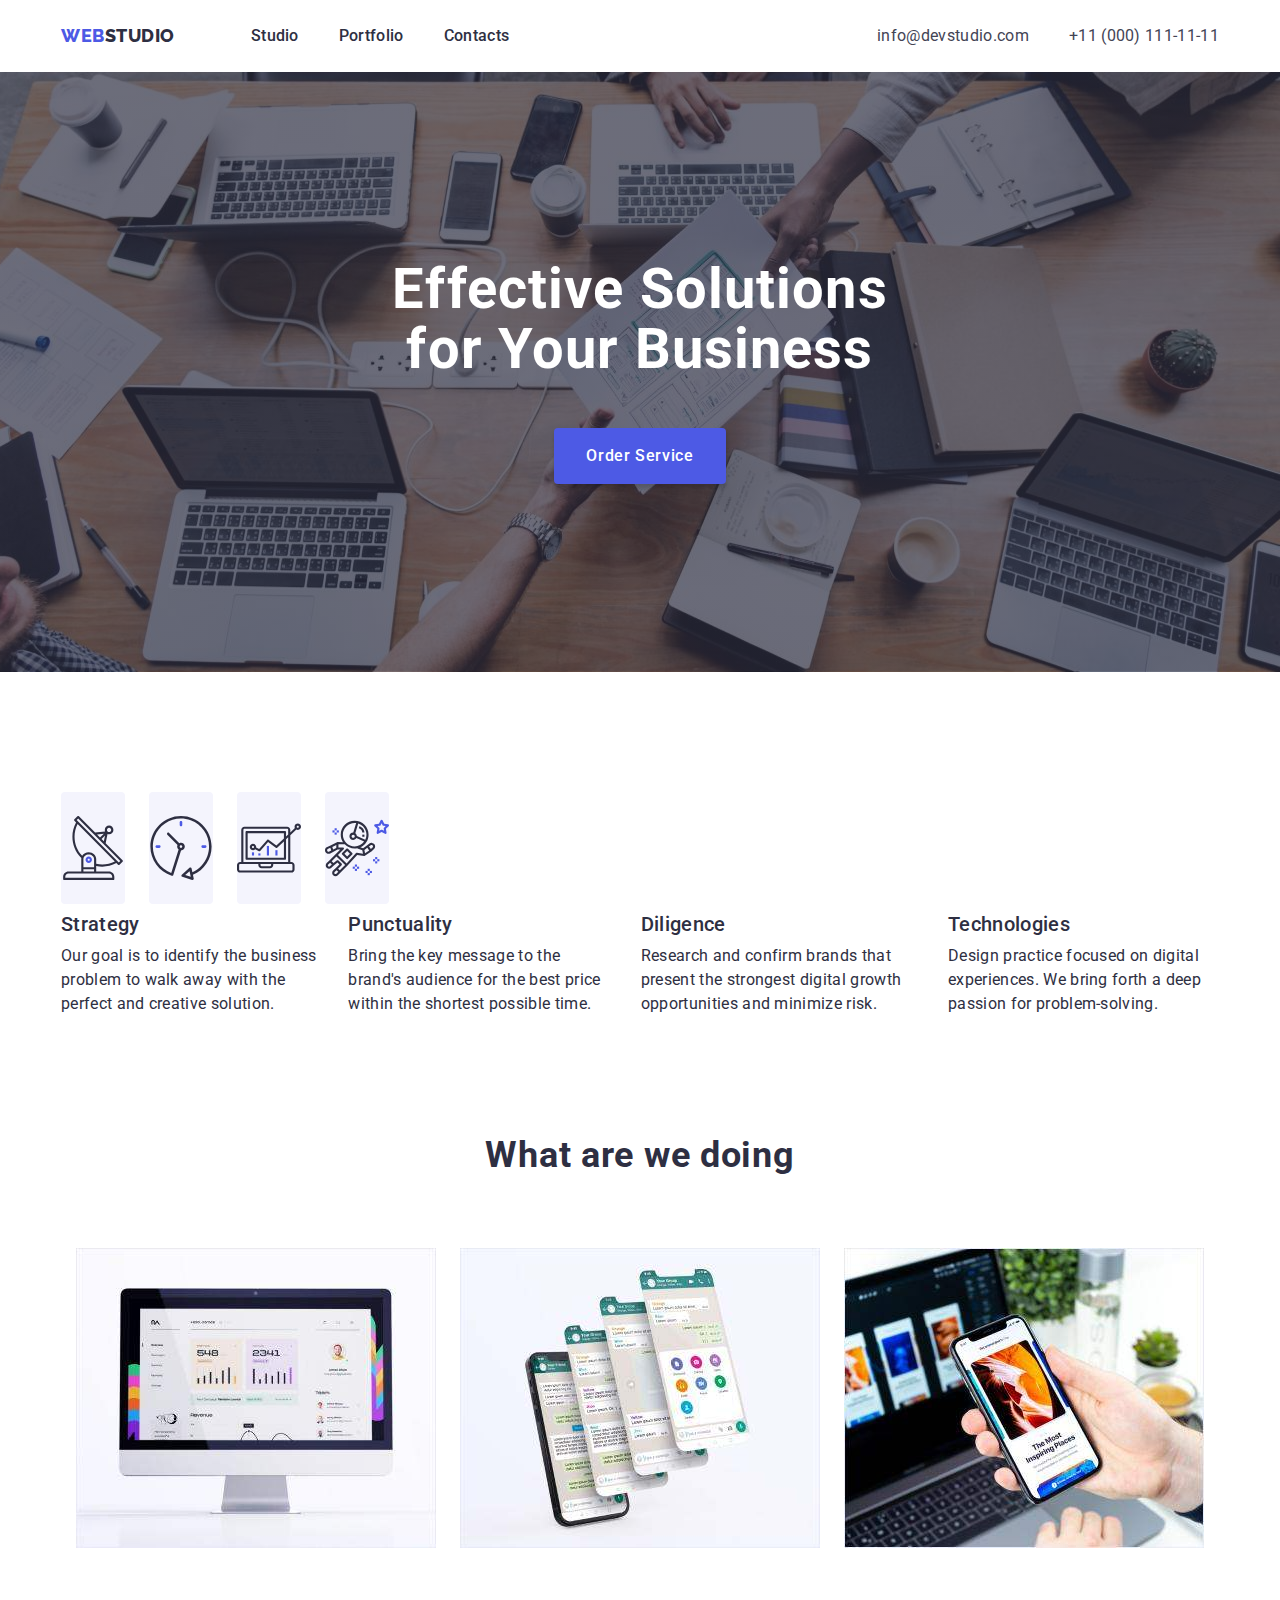
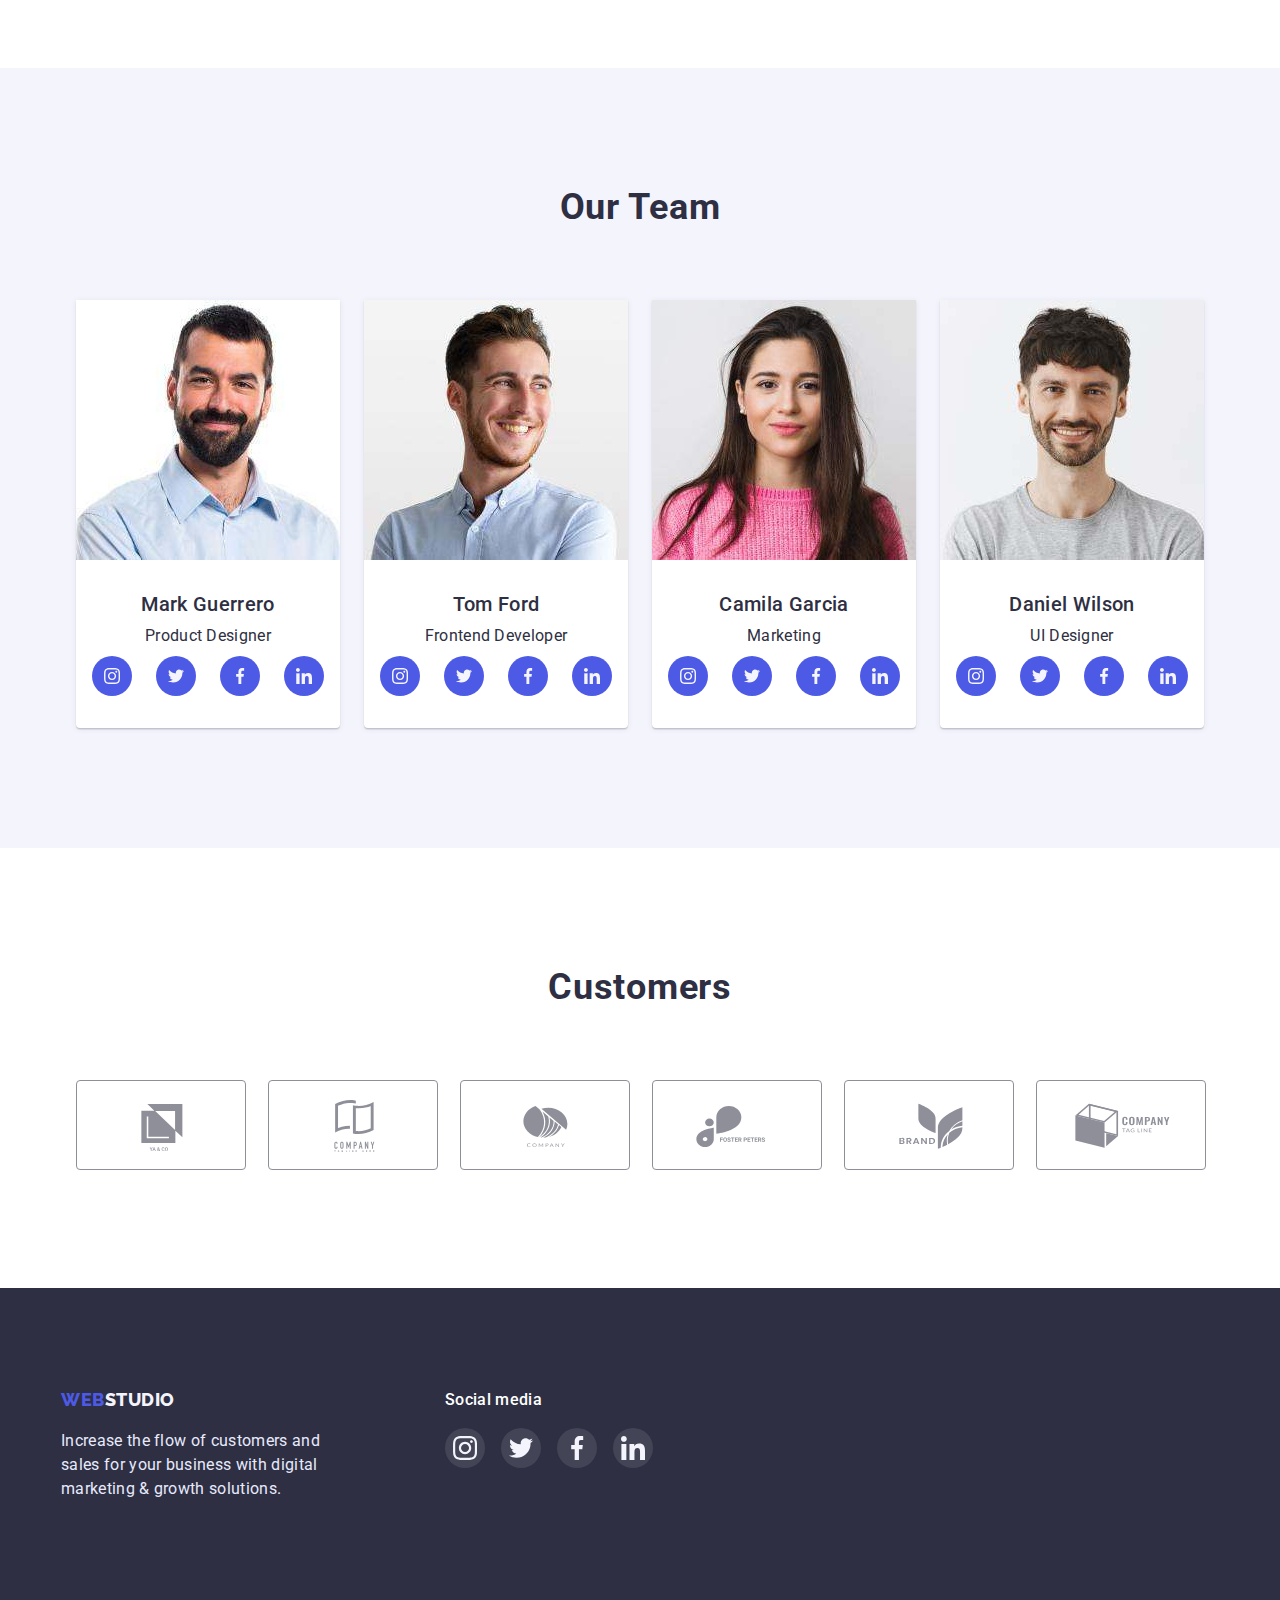
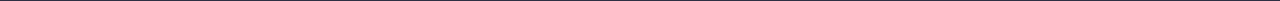
<file: index.html>
<!DOCTYPE html>
<html lang="en">
  <head>
    <meta charset="UTF-8" />
    <meta http-equiv="X-UA-Compatible" content="IE=edge" />
    <meta name="viewport" content="width=device-width, initial-scale=1.0" />
    <title>webstudio</title>
    <!--Fonts-->
    <link rel="preconnect" href="https://fonts.googleapis.com" />
    <link rel="preconnect" href="https://fonts.gstatic.com" crossorigin />
    <link rel="preconnect" href="https://fonts.googleapis.com" />
    <link rel="preconnect" href="https://fonts.gstatic.com" crossorigin />
    <link
      href="https://fonts.googleapis.com/css2?family=Raleway:wght@800&family=Roboto:wght@400;500;700;900&display=swap"
      rel="stylesheet"
    />
    <!--Styles-->
    <link
      rel="stylesheet"
      href="https://cdnjs.cloudflare.com/ajax/libs/modern-normalize/1.1.0/modern-normalize.min.css"
      integrity="sha512-wpPYUAdjBVSE4KJnH1VR1HeZfpl1ub8YT/NKx4PuQ5NmX2tKuGu6U/JRp5y+Y8XG2tV+wKQpNHVUX03MfMFn9Q=="
      crossorigin="anonymous"
      referrerpolicy="no-referrer"
    />
    <link rel="stylesheet" href="./css/styles.css" />
  </head>
  <body>
    <header class="header">
      <div class="container-header container">
        <nav class="header-nav">
          <a class="logo logo-header" href="./index.html">
            <span class="color-web">WEB</span>STUDIO</a
          >
          <ul class="links-list">
            <li class="link-item">
              <a class="header-links" href="./index.html">Studio</a>
            </li>
            <li class="link-item">
              <a class="header-links" href="./portfolio.html">Portfolio</a>
            </li>
            <li class="link-item">
              <a class="header-links" href="">Contacts</a>
            </li>
          </ul>
        </nav>
        <address class="address">
          <ul class="menu-address">
            <li class="mail">
              <a class="contacts" href="mailto:info@devstudio.com"
                >info@devstudio.com</a
              >
            </li>
            <li class="tel">
              <a class="contacts" href="tel:+110001111111"
                >+11 (000) 111-11-11</a
              >
            </li>
          </ul>
        </address>
      </div>
    </header>

    <main>
      <!--банер-->
      <section class="section-hero section">
        <div class="container">
          <h1 class="hero-title">Effective Solutions for Your Business</h1>
          <button class="main-button" type="button">Order Service</button>
        </div>
      </section>
      <!--преимущества-->
      <section class="section-advantages section">
        <div class="container">
          <h2 hidden>характерная черта</h2>
          <ul class="advantages-icons-list">
            <li class="advantages-icons-item">
              <a class="advantages-link" href="#">
                <svg class="advantages-icon">
                  <use href="./images/icons.svg#icon-antenna"></use>
                </svg>
              </a>
            </li>
            <li class="advantages-icons-item">
              <a class="advantages-link" href="#">
                <svg class="advantages-icon">
                  <use href="./images/icons.svg#icon-clock"></use>
                </svg>
              </a>
            </li>
            <li class="advantages-icons-item">
              <a class="advantages-link" href="#"
                ><svg class="advantages-icon">
                  <use href="./images/icons.svg#icon-diagram"></use>
                </svg>
              </a>
            </li>
            <li class="advantages-icons-item">
              <a class="advantages-link" href="#">
                <svg class="advantages-icon">
                  <use href="./images/icons.svg#icon-astronaut"></use>
                </svg>
              </a>
            </li>
          </ul>
          <ul class="list">
            <li class="list-general list-advantages">
              <h3 class="second-hero-text">Strategy</h3>
              <p class="text">
                Our goal is to identify the business problem to walk away with
                the perfect and creative solution.
              </p>
            </li>
            <li class="list-general list-advantages">
              <h3 class="second-hero-text">Punctuality</h3>
              <p class="text">
                Bring the key message to the brand's audience for the best price
                within the shortest possible time.
              </p>
            </li>
            <li class="list-general list-advantages">
              <h3 class="second-hero-text">Diligence</h3>
              <p class="text">
                Research and confirm brands that present the strongest digital
                growth opportunities and minimize risk.
              </p>
            </li>
            <li class="list-general list-advantages">
              <h3 class="second-hero-text">Technologies</h3>
              <p class="text">
                Design practice focused on digital experiences. We bring forth a
                deep passion for problem-solving.
              </p>
            </li>
          </ul>
        </div>
      </section>
      <!--что мы делаем-->
      <section class="section-we-doing section">
        <div class="container">
          <h2 class="hero-text">What are we doing</h2>
          <ul class="list">
            <li class="list-general">
              <img src="./images/monitor.jpg" alt="monitor" width="360" />
            </li>
            <li class="list-general">
              <img src="./images/app.jpg" alt="app" width="360" />
            </li>
            <li class="list-general">
              <img src="./images/using_app.jpg" alt="using app" width="360" />
            </li>
          </ul>
        </div>
      </section>
      <!-- наша команда-->
      <section class="section-our-team section">
        <div class="container">
          <h2 class="hero-text">Our Team</h2>
          <ul class="list">
            <li class="list-general list-our-team">
              <img
                src="./images/product_designer.jpg"
                alt="Mark Guerrero"
                width="264"
              />
              <div class="team-name">
                <h3 class="second-hero-text text-our-tem">Mark Guerrero</h3>
                <p class="text text-our-tem">Product Designer</p>
              </div>
              <div>
                <ul class="socials-list">
                  <li class="socials-item">
                    <a class="socials-link" href="#">
                      <svg class="socials-icon">
                        <use href="./images/icons.svg#icon-instagram"></use>
                      </svg>
                    </a>
                  </li>
                  <li class="socials-item">
                    <a class="socials-link" href="#">
                      <svg class="socials-icon">
                        <use href="./images/icons.svg#icon-twitter"></use>
                      </svg>
                    </a>
                  </li>
                  <li class="socials-item">
                    <a class="socials-link" href="#">
                      <svg class="socials-icon">
                        <use href="./images/icons.svg#icon-facebook"></use>
                      </svg>
                    </a>
                  </li>
                  <li class="socials-item">
                    <a class="socials-link" href="#">
                      <svg class="socials-icon">
                        <use href="./images/icons.svg#icon-linkedin"></use>
                      </svg>
                    </a>
                  </li>
                </ul>
              </div>
            </li>
            <li class="list-general list-our-team">
              <img
                src="./images/frontend_developer.jpg"
                alt="Tom Ford"
                width="264"
              />
              <div class="team-name">
                <h3 class="second-hero-text text-our-tem">Tom Ford</h3>
                <p class="text text-our-tem">Frontend Developer</p>
              </div>
              <ul class="socials-list">
                <li class="socials-item">
                  <a class="socials-link" href="#">
                    <svg class="socials-icon">
                      <use href="./images/icons.svg#icon-instagram"></use>
                    </svg>
                  </a>
                </li>
                <li class="socials-item">
                  <a class="socials-link" href="#">
                    <svg class="socials-icon">
                      <use href="./images/icons.svg#icon-twitter"></use>
                    </svg>
                  </a>
                </li>
                <li class="socials-item">
                  <a class="socials-link" href="#">
                    <svg class="socials-icon">
                      <use href="./images/icons.svg#icon-facebook"></use>
                    </svg>
                  </a>
                </li>
                <li class="socials-item">
                  <a class="socials-link" href="#">
                    <svg class="socials-icon">
                      <use href="./images/icons.svg#icon-linkedin"></use>
                    </svg>
                  </a>
                </li>
              </ul>
            </li>
            <li class="list-general list-our-team">
              <img
                src="./images/marketing.jpg"
                alt="Camila Garcia"
                width="264"
              />
              <div class="team-name">
                <h3 class="second-hero-text text-our-tem">Camila Garcia</h3>
                <p class="text text-our-tem">Marketing</p>
              </div>
              <ul class="socials-list">
                <li class="socials-item">
                  <a class="socials-link" href="#">
                    <svg class="socials-icon">
                      <use href="./images/icons.svg#icon-instagram"></use>
                    </svg>
                  </a>
                </li>
                <li class="socials-item">
                  <a class="socials-link" href="#">
                    <svg class="socials-icon">
                      <use href="./images/icons.svg#icon-twitter"></use>
                    </svg>
                  </a>
                </li>
                <li class="socials-item">
                  <a class="socials-link" href="#">
                    <svg class="socials-icon">
                      <use href="./images/icons.svg#icon-facebook"></use>
                    </svg>
                  </a>
                </li>
                <li class="socials-item">
                  <a class="socials-link" href="#">
                    <svg class="socials-icon">
                      <use href="./images/icons.svg#icon-linkedin"></use>
                    </svg>
                  </a>
                </li>
              </ul>
            </li>
            <li class="list-general list-our-team">
              <img
                src="./images/ui_designer.jpg"
                alt="Daniel Wilson"
                width="264"
              />
              <div class="team-name">
                <h3 class="second-hero-text text-our-tem">Daniel Wilson</h3>
                <p class="text text-our-tem">UI Designer</p>
              </div>
              <ul class="socials-list">
                <li class="socials-item">
                  <a class="socials-link" href="#">
                    <svg class="socials-icon">
                      <use href="./images/icons.svg#icon-instagram"></use>
                    </svg>
                  </a>
                </li>
                <li class="socials-item">
                  <a class="socials-link" href="#">
                    <svg class="socials-icon">
                      <use href="./images/icons.svg#icon-twitter"></use>
                    </svg>
                  </a>
                </li>
                <li class="socials-item">
                  <a class="socials-link" href="#">
                    <svg class="socials-icon">
                      <use href="./images/icons.svg#icon-facebook"></use>
                    </svg>
                  </a>
                </li>
                <li class="socials-item">
                  <a class="socials-link" href="#">
                    <svg class="socials-icon">
                      <use href="./images/icons.svg#icon-linkedin"></use>
                    </svg>
                  </a>
                </li>
              </ul>
            </li>
          </ul>
        </div>
      </section>
      <!--Клиенты-->
      <section class="section">
        <div class="container">
          <h2 class="hero-text">Customers</h2>
          <ul class="customers-list">
            <li class="customers-item">
              <a class="customers-link" href="#">
                <svg class="customers-icon" widht="104px" height="56px">
                  <use href="./images/icons.svg#icon-Logo1"></use>
                </svg>
              </a>
            </li>
            <li class="customers-item">
              <a class="customers-link" href="#">
                <svg class="customers-icon" widht="104px" height="56px">
                  <use href="./images/icons.svg#icon-Logo2"></use>
                </svg>
              </a>
            </li>
            <li class="customers-item">
              <a class="customers-link" href="#">
                <svg class="customers-icon" widht="104px" height="56px">
                  <use href="./images/icons.svg#icon-Logo3"></use>
                </svg>
              </a>
            </li>
            <li class="customers-item">
              <a class="customers-link" href="#">
                <svg class="customers-icon" widht="104px" height="56px">
                  <use href="./images/icons.svg#icon-Logo4"></use>
                </svg>
              </a>
            </li>
            <li class="customers-item">
              <a class="customers-link" href="#">
                <svg class="customers-icon" widht="104px" height="56px">
                  <use href="./images/icons.svg#icon-Logo5"></use>
                </svg>
              </a>
            </li>
            <li class="customers-item">
              <a class="customers-link" href="#">
                <svg class="customers-icon" widht="104px" height="56px">
                  <use href="./images/icons.svg#icon-Logo6"></use>
                </svg>
              </a>
            </li>
          </ul>
        </div>
      </section>
    </main>

    <footer class="footer">
      <div class="container">
        <div class="container-footer">
          <div class="logo-text-footer">
            <a class="logo" href="./index.html"
              ><span class="color-web">WEB</span
              ><span class="color-studio">STUDIO</span>
            </a>
            <p class="text-footer">
              Increase the flow of customers and sales for your business with
              digital marketing & growth solutions.
            </p>
          </div>
          <div>
            <p class="text-social-media">Social media</p>
            <ul class="socials-list-footer">
              <li class="socials-item-footer">
                <a class="socials-link socials-link-footer" href="#">
                  <svg class="socials-icon-footer">
                    <use href="./images/icons.svg#icon-instagram"></use>
                  </svg>
                </a>
              </li>
              <li class="socials-item-footer">
                <a class="socials-link socials-link-footer" href="#">
                  <svg class="socials-icon-footer">
                    <use href="./images/icons.svg#icon-twitter"></use>
                  </svg>
                </a>
              </li>
              <li class="socials-item-footer">
                <a class="socials-link socials-link-footer" href="#">
                  <svg class="socials-icon-footer">
                    <use href="./images/icons.svg#icon-facebook"></use>
                  </svg>
                </a>
              </li>
              <li class="socials-item-footer">
                <a class="socials-link socials-link-footer" href="#">
                  <svg class="socials-icon-footer">
                    <use href="./images/icons.svg#icon-linkedin"></use>
                  </svg>
                </a>
              </li>
            </ul>
          </div>
        </div>
      </div>
    </footer>
  </body>
</html>
</file>
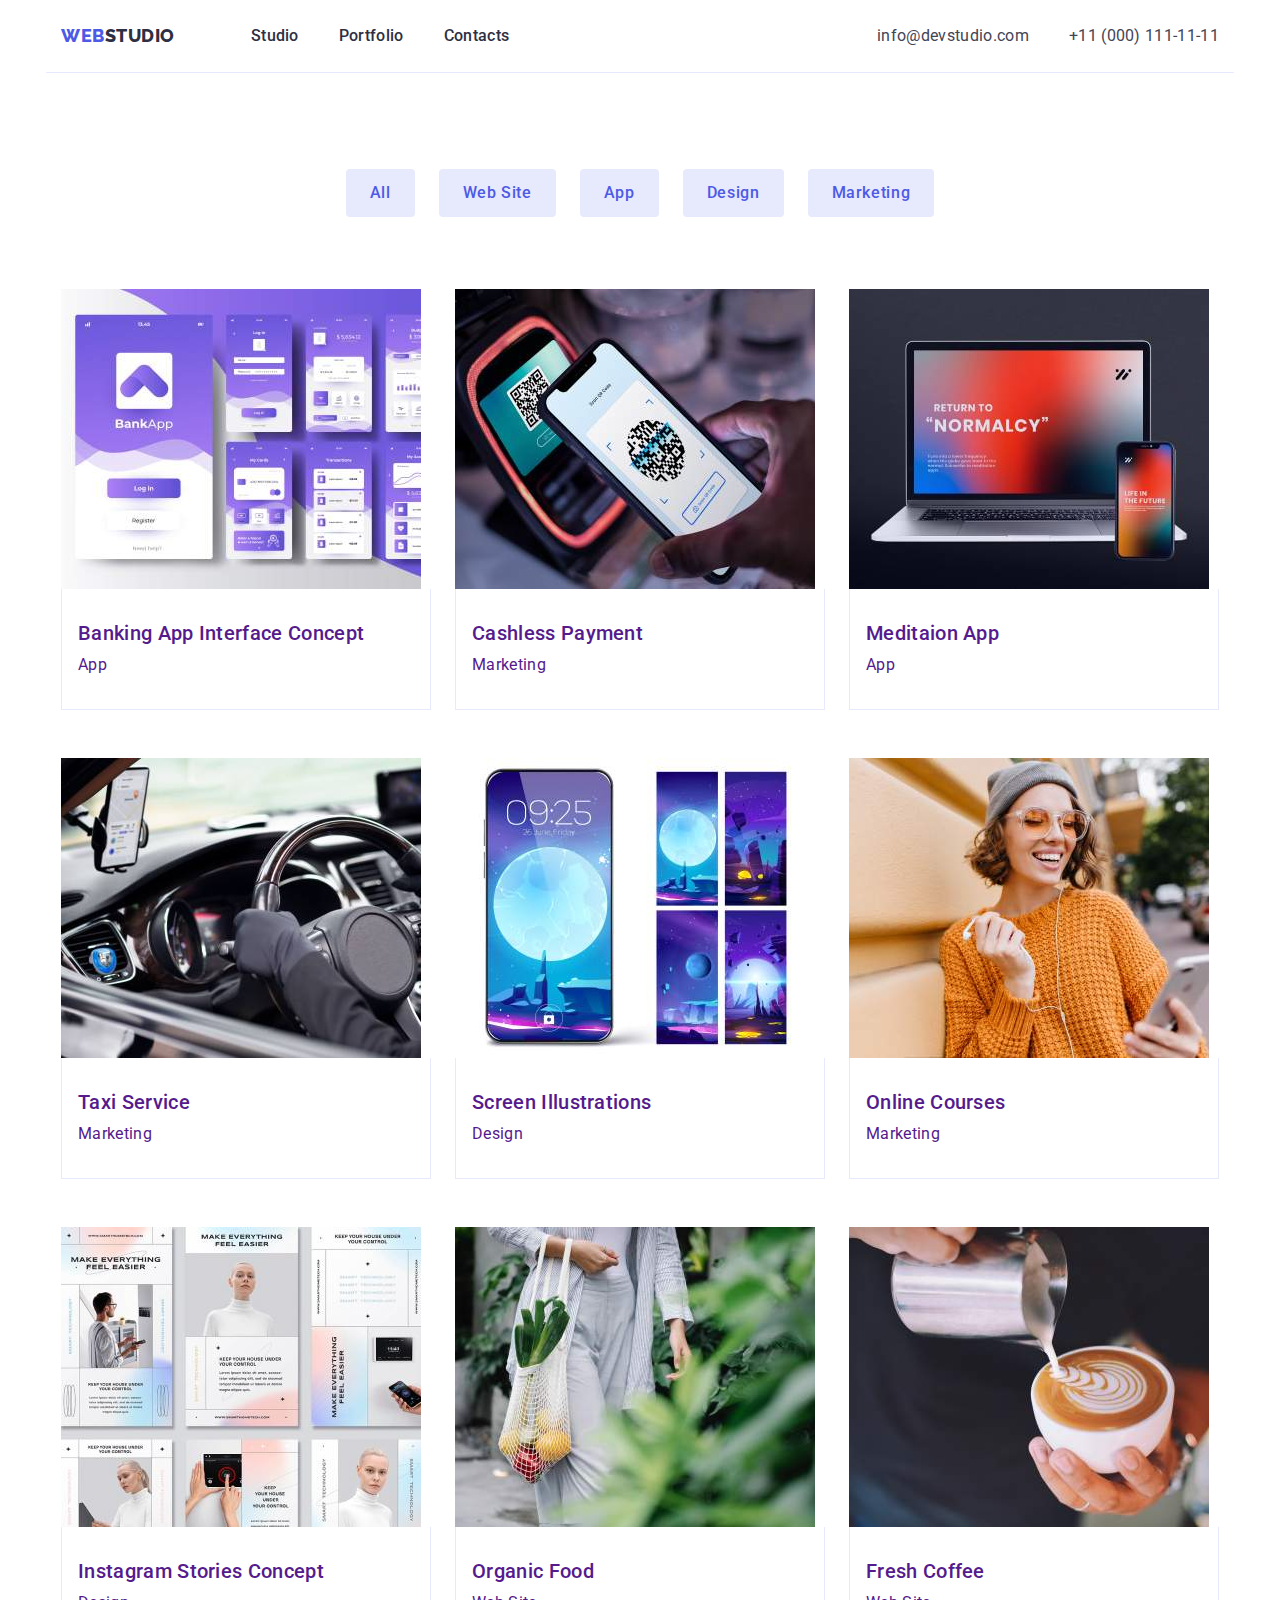
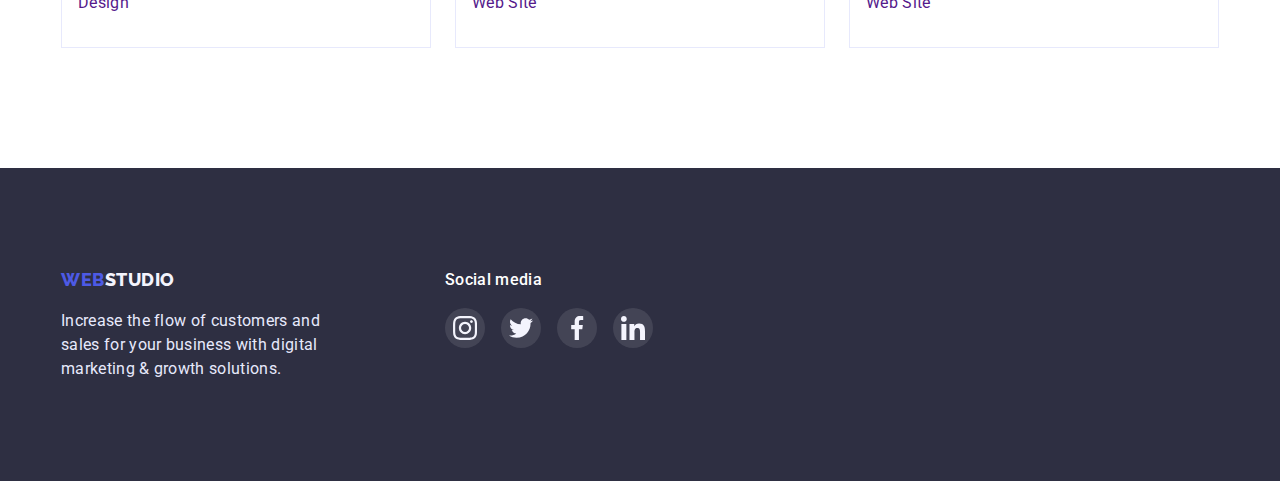
<file: portfolio.html>
<!DOCTYPE html>
<html lang="en">
  <head>
    <meta charset="UTF-8" />
    <meta http-equiv="X-UA-Compatible" content="IE=edge" />
    <meta name="viewport" content="width=device-width, initial-scale=1.0" />
    <title>Portfolio</title>
    <!--Fonts-->
    <link rel="preconnect" href="https://fonts.googleapis.com" />
    <link rel="preconnect" href="https://fonts.gstatic.com" crossorigin />
    <link rel="preconnect" href="https://fonts.googleapis.com" />
    <link rel="preconnect" href="https://fonts.gstatic.com" crossorigin />
    <link
      href="https://fonts.googleapis.com/css2?family=Raleway:wght@800&family=Roboto:wght@400;500;700;900&display=swap"
      rel="stylesheet"
    />
    <!--Styles-->
    <link
      rel="stylesheet"
      href="https://cdnjs.cloudflare.com/ajax/libs/modern-normalize/1.1.0/modern-normalize.min.css"
      integrity="sha512-wpPYUAdjBVSE4KJnH1VR1HeZfpl1ub8YT/NKx4PuQ5NmX2tKuGu6U/JRp5y+Y8XG2tV+wKQpNHVUX03MfMFn9Q=="
      crossorigin="anonymous"
      referrerpolicy="no-referrer"
    />
    <link rel="stylesheet" href="./css/styles.css" />
  </head>
  <body>
    <header class="header">
      <div class="container-header container bottom-frame">
        <nav class="header-nav">
          <a class="logo logo-header" href="./index.html">
            <span class="color-web">WEB</span>STUDIO</a
          >
          <ul class="links-list">
            <li class="link-item">
              <a class="header-links" href="./index.html">Studio</a>
            </li>
            <li class="link-item">
              <a class="header-links" href="./portfolio.html">Portfolio</a>
            </li>
            <li class="link-item">
              <a class="header-links" href="">Contacts</a>
            </li>
          </ul>
        </nav>
        <address class="address">
          <ul class="menu-address">
            <li class="mail">
              <a class="contacts" href="mailto:info@devstudio.com"
                >info@devstudio.com</a
              >
            </li>
            <li class="tel">
              <a class="contacts" href="tel:+110001111111"
                >+11 (000) 111-11-11</a
              >
            </li>
          </ul>
        </address>
      </div>
    </header>
    <main>
      <section class="section-portfolio">
        <div class="container">
          <ul class="button-navigation">
            <li><button class="filter-button" type="button">All</button></li>
            <li>
              <button class="filter-button" type="button">Web Site</button>
            </li>
            <li><button class="filter-button" type="button">App</button></li>
            <li>
              <button class="filter-button" type="button">Design</button>
            </li>
            <li>
              <button class="filter-button" type="button">Marketing</button>
            </li>
          </ul>
          <h1 hidden>Our projects</h1>
          <ul class="projects-list">
            <li class="projects-item">
              <a class="projects-link" href="">
                <img
                  src="./images/portfolio/banking.jpg"
                  alt="Banking App"
                  width="360"
                />

                <div class="projects-text">
                  <h2 class="second-hero-text">
                    Banking App Interface Concept
                  </h2>
                  <p class="text">App</p>
                </div>
              </a>
            </li>
            <li class="projects-item">
              <a class="projects-link" href="">
                <img
                  src="./images/portfolio/payment.jpg"
                  alt="Cashless Payment"
                  width="360"
                />
                <div class="projects-text">
                  <h2 class="second-hero-text">Cashless Payment</h2>
                  <p class="text">Marketing</p>
                </div>
              </a>
            </li>
            <li class="projects-item">
              <a class="projects-link" href="">
                <img
                  src="./images/portfolio/meditaion.jpg"
                  alt="Meditaion App"
                  width="360"
                />
                <div class="projects-text">
                  <h2 class="second-hero-text">Meditaion App</h2>
                  <p class="text">App</p>
                </div>
              </a>
            </li>
            <li class="projects-item">
              <a class="projects-link" href="">
                <img
                  src="./images/portfolio/taxi.jpg"
                  alt="Taxi Service"
                  width="360"
                />
                <div class="projects-text">
                  <h2 class="second-hero-text">Taxi Service</h2>
                  <p class="text">Marketing</p>
                </div>
              </a>
            </li>
            <li class="projects-item">
              <a class="projects-link" href="">
                <img
                  src="./images/portfolio/illustration.jpg"
                  alt="Screen Illustrations"
                  width="360"
                />
                <div class="projects-text">
                  <h2 class="second-hero-text">Screen Illustrations</h2>
                  <p class="text">Design</p>
                </div>
              </a>
            </li>
            <li class="projects-item">
              <a class="projects-link" href="">
                <img
                  src="./images/portfolio/courses.jpg"
                  alt="Online Courses"
                  width="360"
                />
                <div class="projects-text">
                  <h2 class="second-hero-text">Online Courses</h2>
                  <p class="text">Marketing</p>
                </div>
              </a>
            </li>
            <li class="projects-item">
              <a class="projects-link" href="">
                <img
                  src="./images/portfolio/instagram.jpg"
                  alt="Instagram Stories Concept"
                  width="360"
                />
                <div class="projects-text">
                  <h2 class="second-hero-text">Instagram Stories Concept</h2>
                  <p class="text">Design</p>
                </div>
              </a>
            </li>
            <li class="projects-item">
              <a class="projects-link" href="">
                <img
                  src="./images/portfolio/food.jpg"
                  alt="Organic Food"
                  width="360"
                />
                <div class="projects-text">
                  <h2 class="second-hero-text">Organic Food</h2>
                  <p class="text">Web Site</p>
                </div>
              </a>
            </li>
            <li class="projects-item">
              <a class="projects-link" href="">
                <img
                  src="./images/portfolio/coffee.jpg"
                  alt="Fresh Coffee"
                  width="360"
                />
                <div class="projects-text">
                  <h2 class="second-hero-text">Fresh Coffee</h2>
                  <p class="text">Web Site</p>
                </div>
              </a>
            </li>
          </ul>
        </div>
      </section>
    </main>

    <footer class="footer">
      <div class="container">
        <div class="container-footer">
          <div class="logo-text-footer">
            <a class="logo" href="./index.html"
              ><span class="color-web">WEB</span
              ><span class="color-studio">STUDIO</span>
            </a>
            <p class="text-footer">
              Increase the flow of customers and sales for your business with
              digital marketing & growth solutions.
            </p>
          </div>
          <div>
            <p class="text-social-media">Social media</p>
            <ul class="socials-list-footer">
              <li class="socials-item-footer">
                <a class="socials-link socials-link-footer" href="#">
                  <svg class="socials-icon-footer">
                    <use href="./images/icons.svg#icon-instagram"></use>
                  </svg>
                </a>
              </li>
              <li class="socials-item-footer">
                <a class="socials-link socials-link-footer" href="#">
                  <svg class="socials-icon-footer">
                    <use href="./images/icons.svg#icon-twitter"></use>
                  </svg>
                </a>
              </li>
              <li class="socials-item-footer">
                <a class="socials-link socials-link-footer" href="#">
                  <svg class="socials-icon-footer">
                    <use href="./images/icons.svg#icon-facebook"></use>
                  </svg>
                </a>
              </li>
              <li class="socials-item-footer">
                <a class="socials-link socials-link-footer" href="#">
                  <svg class="socials-icon-footer">
                    <use href="./images/icons.svg#icon-linkedin"></use>
                  </svg>
                </a>
              </li>
            </ul>
          </div>
        </div>
      </div>
    </footer>
  </body>
</html>
</file>
<file: css/styles.css>
:root {
  --white: #fff;
  --navy: #2e2f42;
  --cl-hover: #404bbf;
  --contact-cl: #434455;
  --blue: #4d5ae5;
  --white-two: #e7e9fc;
  --white-three: #f4f4fd;
  --green-hover: #31d0aa;
  --customers-icon: #8e8f99;
}

* {
  padding: 0;
  margin: 0;
}

body {
  color: var(--navy);
  background-color: var(--white);
  font-family: "Roboto", sans-serif;
  letter-spacing: 0.02em;
  font-size: 16px;
  line-height: 1.5;
}
ul {
  list-style-type: none;
  margin: 0;
  padding: 0;
}

img {
  display: block;
  max-width: 100%;
  height: auto;
}

p,
h1,
h2,
h3,
h4,
h5,
h6 {
  margin-top: 0;
}

.section {
  padding: 120px 0px;
  max-width: 1440px;
  margin-left: auto;
  margin-right: auto;
}

.container {
  width: 1158px;
  margin-left: auto;
  margin-right: auto;
  padding-left: 15px;
  padding-right: 15px;
}

/*header*/

.header {
  background-color: var(--white);
}
.container-header {
  display: flex;
  align-items: center;
}

.bottom-frame {
  border-bottom: 1px solid var(--white-two);
}

.header-links {
  font-weight: 500;
  font-size: 16px;
  line-height: 1.5;
  text-decoration: none;
  color: var(--navy);
  letter-spacing: 0.02em;
  display: block;
  padding-top: 24px;
  padding-bottom: 24px;
}

.links-list {
  display: flex;
  align-items: center;
  gap: 40px;
}
.header-links:hover {
  color: var(--cl-hover);
}
.header-links:focus {
  color: var(--cl-hover);
  background-color: var(--white);
}

.header-nav {
  display: flex;
  align-items: center;
  flex-grow: 1;
}
.contacts {
  font-size: 16px;
  line-height: 1.5;
  text-decoration: none;
  color: var(--contact-cl);
  letter-spacing: 0.02em;
  padding-top: 24px;
  padding-bottom: 24px;
}
.contacts:hover {
  color: var(--blue);
}
.contacts:focus {
  color: var(--blue);
  background-color: var(--white);
}

.menu-address {
  display: flex;
  align-items: center;
  gap: 40px;
}
.address {
  margin-left: auto;
  font-style: normal;
}

.logo-header {
  margin-right: 76px;
}

.logo {
  color: var(--navy);
  font-family: "Raleway", sans-serif;
  font-weight: 800;
  font-size: 18px;
  line-height: 1.33;
  text-transform: uppercase;
  text-decoration: none;
  letter-spacing: 0.03em;
}

.color-web {
  color: var(--blue);
}
.color-studio {
  color: var(--white-three);
}

/*hero*/

.hero-title {
  color: var(--white);
  max-width: 496px;
  font-size: 56px;
  line-height: 1.07;
  text-align: center;
  letter-spacing: 0.02em;
  margin: 0 auto;
  margin-bottom: 48px;
}

.section-hero {
  padding-top: 188px;
  padding-bottom: 188px;
  text-align: center;
  background-image: linear-gradient(
      rgba(46, 47, 66, 0.7),
      rgba(46, 47, 66, 0.7)
    ),
    url(../images/hero_image.jpg);
  background-repeat: no-repeat;
  background-position: center;
  background-size: 1440px;
}

.hero-text {
  font-size: 36px;
  line-height: 1.11;
  text-align: center;
  letter-spacing: 0.02em;
  margin-bottom: 72px;
}

.second-hero-text {
  font-size: 20px;
  font-weight: 500;
  line-height: 1.2;
  margin-bottom: 8px;
}

.text {
  font-size: 16px;
  line-height: 1.5;
}

/*main button*/

.main-button {
  font-weight: 500;
  font-size: 16px;
  line-height: 1.5;
  font-family: "Roboto", sans-serif;
  cursor: pointer;
  background-color: var(--blue);
  color: var(--white);
  border: none;
  border-radius: 4px;
  box-shadow: 0px 4px 4px rgba(0, 0, 0, 0.15);
  letter-spacing: 0.04em;
  padding: 16px 32px;
}
.main-button:hover {
  background-color: var(--cl-hover);
}
.main-button:focus {
  background-color: var(--cl-hover);
}

/*advantages*/
.advantages-icons-list {
  display: flex;
  gap: 24px;
}

.advantages-icons-item {
  flex-basis: calc((100%-72) / 4);
  display: flex;
  justify-content: center;
  align-items: center;
  height: 112px;
  background-color: var(--white-three);
  border-radius: 4px;
  margin-bottom: 8px;
}

.advantages-link {
  display: flex;
  width: 64px;
  height: 64px;
}

.advantages-icon {
  display: flex;
  fill: var(--navy);
}

.list-advantages {
  flex-basis: calc((100%-72) / 4);
}

/*What are we doing*/

.section-we-doing {
  padding-top: 0px;
}

/*our team*/

.text-our-tem {
  text-align: center;
}
.section-our-team {
  background-color: var(--white-three);
}
.list-our-team {
  background-color: var(--white);
  box-shadow: 0px 1px 6px rgba(46, 47, 66, 0.08),
    0px 1px 1px rgba(46, 47, 66, 0.16), 0px 2px 1px rgba(46, 47, 66, 0.08);
  border-radius: 0px 0px 4px 4px;
}

.team-name {
  padding: 32px 0;
  padding-bottom: 0px;
}

.list {
  display: flex;
  align-items: center;
  justify-content: center;
}
.list-general:not(:last-child) {
  margin-right: 24px;
}

/*Клиенты*/
.customers-list {
  display: flex;
  gap: 24px;
  justify-content: center;
}
.customers-icon {
  fill: currentColor;
}
.customers-item {
  flex-basis: calc((100%-108) / 6);
  width: 168px;
  height: 88px;
}

.customers-item :hover {
  color: var(--blue);
  border-color: var(--blue);
}
.customers-item :focus {
  color: var(--blue);
  border-color: var(--blue);
}

.customers-link {
  display: flex;
  align-items: center;
  justify-content: center;
  width: 100%;
  height: 100%;
  color: var(--customers-icon);
  border: solid 1px;
  border-radius: 4px;
  border-color: var(--customers-icon);
}
/*socials*/
.socials-list {
  display: flex;
  justify-content: center;
  padding-top: 8px;
  padding-bottom: 32px;
  gap: 24px;
}
.socials-list-footer {
  display: flex;
  justify-content: center;
  gap: 16px;
  margin-top: 16px;
}
.socials-icon {
  width: 16px;
  height: 16px;
  fill: var(--white-three);
}
.socials-icon-footer {
  width: 24px;
  height: 24px;
  fill: var(--white-three);
}

.socials-item {
  width: 40px;
  height: 40px;
}
.socials-item-footer {
  width: 40px;
  height: 40px;
}

.socials-link {
  display: flex;
  align-items: center;
  justify-content: center;
  width: 100%;
  height: 100%;
  background-color: var(--blue);
  border-radius: 50%;
}
.socials-link-footer {
  background-color: rgba(255, 255, 255, 0.1);
}
.socials-item :hover {
  background-color: var(--cl-hover);
}

.socials-item :focus {
  background-color: var(--cl-hover);
}

.socials-item-footer :hover {
  background-color: var(--green-hover);
}

.socials-item-footer :focus {
  background-color: var(--green-hover);
}
/*footer*/

.footer {
  background-color: var(--navy);
  padding-top: 100px;
  padding-bottom: 100px;
  margin: 0px, auto;
}
.logo-text-footer {
  margin-right: 120px;
}

.text-footer {
  color: var(--white-two);
  font-size: 16px;
  line-height: 1.5;
  letter-spacing: 0.02em;
  width: 264px;
  margin-top: 16px;
  text-align: left;
}
.text-social-media {
  font-family: "Roboto";
  font-style: normal;
  font-weight: 500;
  font-size: 16px;
  line-height: 24px;
  letter-spacing: 0.02em;
  color: var(--white);
}
.container-footer {
  display: flex;
}

/*portfolio*/

.section-portfolio {
  padding-top: 96px;
  padding-bottom: 120px;
  padding-left: 0;
  padding-right: 0;
}

.projects-list {
  display: flex;
  gap: 48px 24px;
  flex-wrap: wrap;
}
.projects-item {
  flex-basis: calc((100% - 48px) / 3);
}

.projects-link {
  text-decoration: none;
  display: block;
}

.projects-item:hover {
  box-shadow: 0px 1px 6px rgba(46, 47, 66, 0.08),
    0px 1px 1px rgba(46, 47, 66, 0.16), 0px 2px 1px rgba(46, 47, 66, 0.08);
}
.projects-text {
  border-left: 1px solid var(--white-two);
  border-right: 1px solid var(--white-two);
  border-bottom: 1px solid var(--white-two);
  padding: 32px 0px;
  padding-left: 16px;
}

.button-navigation {
  display: flex;
  gap: 24px;
  justify-content: center;
  margin-bottom: 72px;
}
.filter-button {
  cursor: pointer;
  background-color: var(--white-two);
  color: var(--blue);
  border: none;
  font-weight: 500;
  font-size: 16px;
  line-height: 1.5;
  letter-spacing: 0.04em;
  border-radius: 4px;
  font-family: "Roboto", sans-serif;
  padding: 12px 24px;
}
.filter-button:hover {
  background-color: var(--cl-hover);
  color: var(--white);
  box-shadow: 0px 3px 1px rgba(0, 0, 0, 0.1), 0px 2px 1px rgba(0, 0, 0, 0.08),
    0px 2px 2px rgba(0, 0, 0, 0.12);
}

.filter-button:focus {
  background-color: var(--cl-hover);
  color: var(--white);
  box-shadow: 0px 3px 1px rgba(0, 0, 0, 0.1), 0px 2px 1px rgba(0, 0, 0, 0.08),
    0px 2px 2px rgba(0, 0, 0, 0.12);
}
</file>
